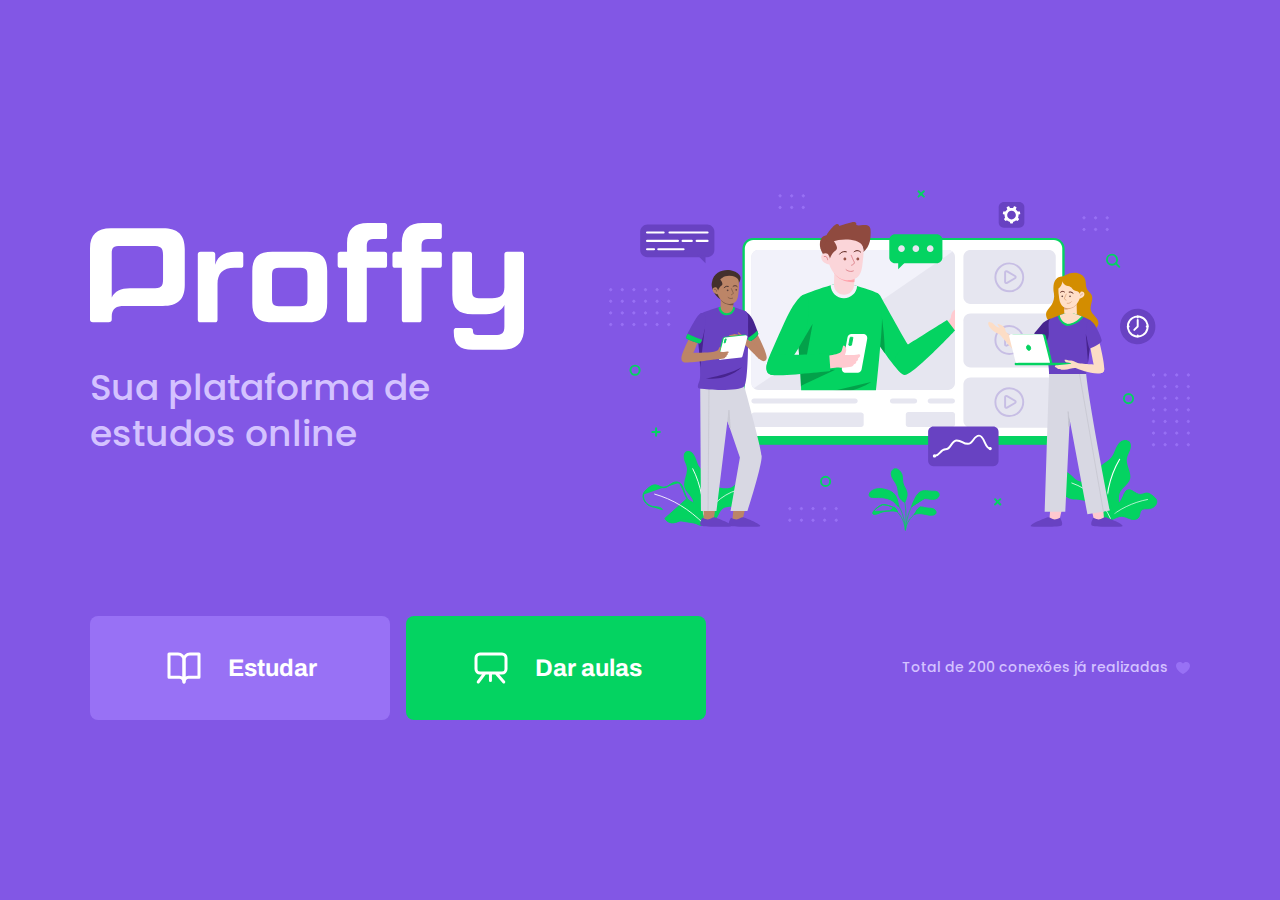
<file: index.html>
<!DOCTYPE html>
<html lang="en">
    <head>
        <meta charset="UTF-8">
        <meta name="viewport" content="width=device-width, initial-scale=1.0">
        <meta name="theme-color" content="#8257E5">
        
        <title>Proffy | Sua plataforma de estudos online</title>

        <link rel="shortcut icon" href="/images/favicon.png" type="image/png">
        
        <link rel="stylesheet" href="/styles/main.css">
        <link rel="stylesheet" href="/styles/partials/page-landing.css">

        <link href="https://fonts.googleapis.com/css2?family=Archivo:wght@400;700&amp;family=Poppins:wght@400;600&amp;display=swap" rel="stylesheet">
    </head>

    <body id="page-landing">

        <div id="container">
            <div class="logo-container">
                <img src="/images/logo.svg" alt="Proffy">
                <h2>Sua plataforma de estudos online</h2>
            </div>

            <img class="hero-image" src="/images/landing.svg" alt="Plataforma de estudos">

            <div class="buttons-container">
                <a class="study" href="/study.html">
                    <img src="/images//icons/study.svg" alt="Estudar">Estudar
                </a>
                <a class="give-classes" href="/give-classes.html">
                    <img src="/images//icons/give-classes.svg" alt="Dar aulas">Dar aulas
                </a>
            </div>

            <p class="total-connections">
                Total de 200 conexões já realizadas
                <img src="images/icons/purple-heart.svg" alt="Coração roxo">
            </p>
        </div>
    </body>
</html>
</file>
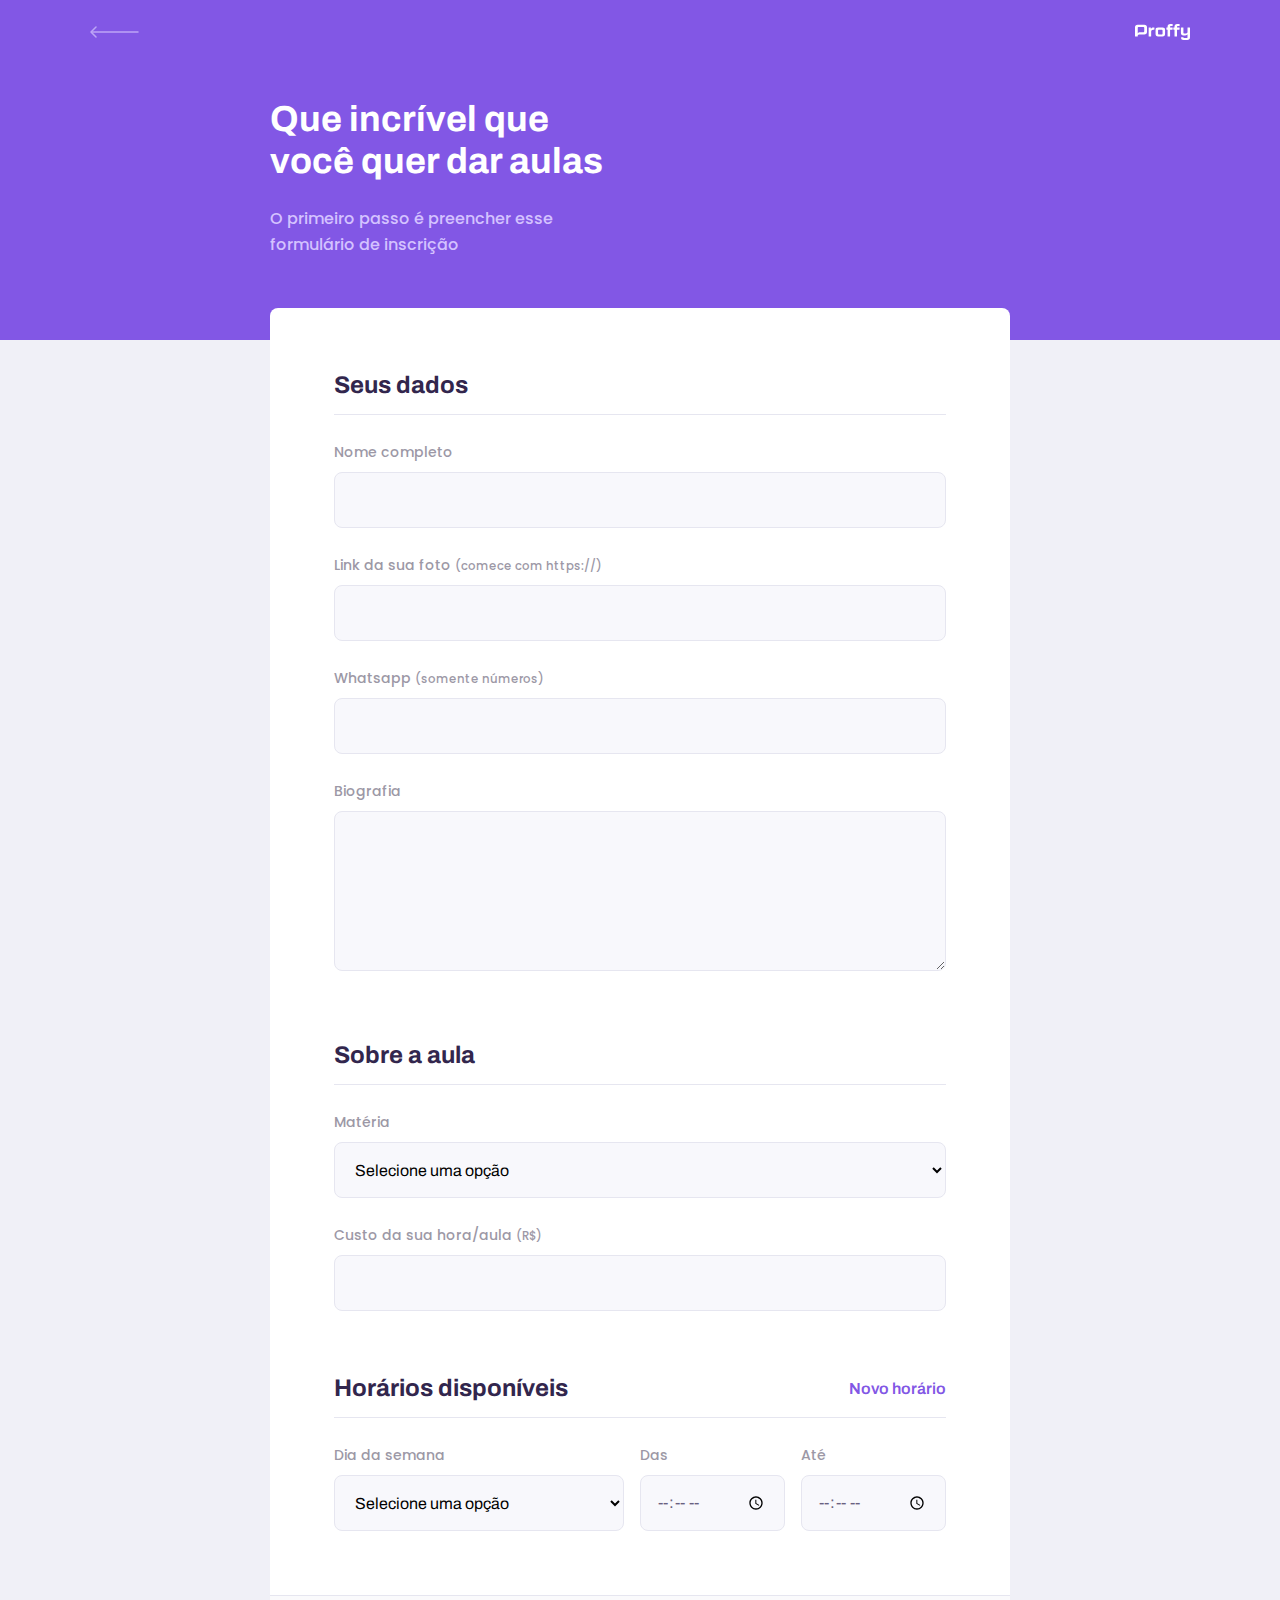
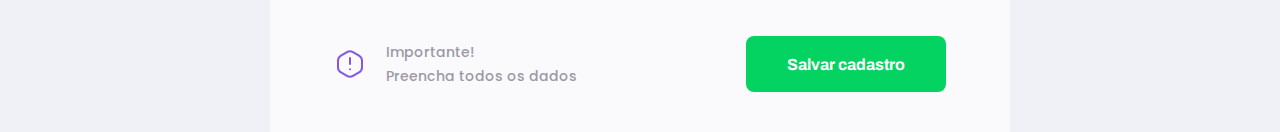
<file: give-classes.html>
<!DOCTYPE html>
<html lang="en">
    <head>
        <meta charset="UTF-8">
        <meta name="viewport" content="width=device-width, initial-scale=1.0">
        <meta name="theme-color" content="#8257E5">
        
        <title>Proffy | Sua plataforma de estudos online</title>

        <link rel="shortcut icon" href="/images/favicon.png" type="image/png">
        
        <link rel="stylesheet" href="/styles/main.css">
        <link rel="stylesheet" href="/styles/partials/header.css">
        <link rel="stylesheet" href="/styles/partials/forms.css">
        <link rel="stylesheet" href="/styles/partials/page-give-classes.css">

        <link href="https://fonts.googleapis.com/css2?family=Archivo:wght@400;600;700&amp;family=Poppins:wght@400;600&amp;display=swap" rel="stylesheet">
    </head>

    <body id="page-give-classes">
        <div id="container">
            <header class="page-header">
                <div class="top-bar-container">
                    <a href="/">
                        <img src="/images/icons/back.svg" alt="Voltar">
                    </a>

                    <img src="/images/logo.svg" alt="Proffy">
                </div>

                <div class="header-content">
                    <strong>Que incrível que você quer dar aulas</strong>
                    <p>O primeiro passo é preencher esse formulário de inscrição</p>
                    
                </div>
            </header>

            <main>
                <form action="#" id="create-class">
                    <fieldset>
                        <legend>Seus dados</legend>
                        
                        <div class="input-block">
                            <label for="name">Nome completo</label>
                            <input type="name" id="name" required>
                        </div>

                        <div class="input-block">
                            <label for="avatar">Link da sua foto <small>(comece com https://)</small></label>
                            <input name="avatar" id="avatar" type="url" required>
                        </div>

                        <div class="input-block">
                            <label for="whatsapp">Whatsapp <small>(somente números)</small></label>
                            <input type="whatsapp" id="whatsapp" type="number" required>
                        </div>

                        <div class="textarea-block">
                            <label for="bio">Biografia</label>
                            <textarea name="bio" id="bio" required></textarea>
                        </div>
                    </fieldset>

                    <fieldset>
                        <legend>Sobre a aula</legend>

                        <div class="select-block">
                            <label for="subject">Matéria</label>
                            <select name="subject" id="subject" required>
                                <option value="">Selecione uma opção</option>
                                <option value="1">Artes</option>
                                <option value="2">Biologia</option>
                                <option value="3">Ciências</option>
                                <option value="4">Educação física</option>
                                <option value="5">Física</option>
                                <option value="6">Geografia</option>
                                <option value="7">História</option>
                                <option value="8">Matemática</option>
                                <option value="9">Português</option>
                                <option value="10">Química</option>
                            </select>
                        </div>

                        <div class="input-block">
                            <label for="cost">Custo da sua hora/aula <small>(R$)</small></label>
                            <input type="cost" id="cost" type="number" required>
                        </div>
                    </fieldset>

                    <fieldset>
                        <legend>Horários disponíveis
                            <button id="add-time">Novo horário</button>
                        </legend>

                        <div class="schedule-item">
                            <div class="select-block">
                                <label for="weekday">Dia da semana</label>
                                <select name="weekday[]" id="weekday">
                                    <option value="">Selecione uma opção</option>
                                    <option value="1">Domingo</option>
                                    <option value="2">Segunda-feira</option>
                                    <option value="3">Terça-feira</option>
                                    <option value="4">Quarta-feira</option>
                                    <option value="5">Quinta-feira</option>
                                    <option value="6">Sexta-feira</option>
                                    <option value="7">Sábado</option>
                                </select>
                            </div>

                            <div class="input-block">
                                <label for="time_from">Das</label>
                                <input type="time" id="time_from" name="time_from[]" required>
                            </div>

                            <div class="input-block">
                                <label for="time_to">Até</label>
                                <input type="time" id="time_to" name="time_to[]" required>
                            </div>
                        </div>
                    </fieldset>
                </form>

                <footer>
                    <p>
                        <img src="/images/icons/warning.svg" alt="Aviso importante">
                        Importante! <br>
                        Preencha todos os dados
                    </p>
                    <button type="submit" form="create-class">Salvar cadastro</button>
                </footer>
            </main>
        </div>
    </body>
</html>
</file>
<file: styles/main.css>
:root {
    --color-background: #F0F0F7;
    --color-primary-lighter: #9871F5;
    --color-primary-light: #916BEA;
    --color-primary: #8257E5;
    --color-primary-dark: #774DD6;
    --color-primary-darker: #6842c2;
    --color-secondary: #04D361;
    --color-secondary-dark: #04BF58;
    --color-title-in-primary: #FFFFFF;
    --color-text-in-primary: #D4C2FF;
    --color-text-title: #32264D;
    --color-text-complement: #9C98A6;
    --color-text-base: #6A6180;
    --color-line-in-white: #E6E6F0;
    --color-input-background: #F8F8FC;
    --color-button-text: #FFFFFF;
    --color-box-base: #FFFFFF;
    --color-box-footer: #FAFAFC;
    --color-small-info: #C1BCCC;
    font-size: 60%;
}

* {
    margin: 0;
    padding: 0;
    box-sizing: border-box;
}

html, 
body {
    height: 100vh;
}

body {
    background-color: var(--color-background);
    display: flex;
    align-items: center;
    justify-content: center;
}

body,
input,
button,
textarea {
    font: 500 1.6rem Poppins;
    color: var(--color-text-base);
}

#container {
    width: 90vw;
    max-width: 700px;
}

@media (min-width: 700px) {
    :root {
        font-size: 62.5%; /* 1rem == 10px */
    }
}
</file>
<file: styles/partials/page-landing.css>
#page-landing {
    background: var(--color-primary);
}

#page-landing #container {
    color: var(--color-text-in-primary);
}

.logo-container {
    text-align: center;
    margin-bottom: 3.2rem;
}

/* subtitle */
.logo-container h2 {
    font-weight: 500;
    font-size: 3.6rem;
    line-height: 4.6rem;
    margin-top: 0.8rem;
}

.logo-container img {
    height: 10rem;
}

.hero-image {
    width: 100%;
}

.buttons-container {
    display: flex;
    justify-content: center;
    margin: 3.2rem 0;
}

/* buttons style */
.buttons-container a {
    width: 30rem;
    height: 10.4rem;
    border-radius: .8rem;
    margin-right: 1.6rem;
    font: 700 2.4rem Archivo;
    display: flex;
    align-items: center;
    justify-content: center;
    text-decoration: none;
    color: var(--color-button-text);
    transition: background 0.2s;
}

.buttons-container a img {
    width: 4rem;
    margin-right: 2.4rem;
}

/* study button */
.buttons-container a.study {
    background: var(--color-primary-lighter);
}

.buttons-container a.study:hover {
    background: var(--color-primary-light);
}

/* give classes button */
.buttons-container a.give-classes {
    background: var(--color-secondary);
    border-right: 0;
}

.buttons-container a.give-classes:hover {
    background: var(--color-secondary-dark);
}

/* total connections text */
.total-connections {
    display: flex;
    align-items: center;
    justify-content: center;
    font-size: 1.8rem;
}

.total-connections img {
    margin-left: 0.8rem;
}

@media (max-width: 699px){
    :root {
        font-size: 40%;
    }
}

/* for responsive web  */
@media (min-width: 1100px){

    #page-landing #container {
        max-width: 1100px;
        display: grid;
        grid-template-columns: 2fr 1fr;
        grid-template-rows: 350px 1fr;

        /* basic structure */
        grid-template-areas: 
        "proffy image image"
        "button button texting";
        
        gap: 85px;
    }

    .logo-container {
        grid-area: proffy;
        text-align: initial;
        align-self: center;
    }

    .logo-container img {
        height: 127px;
        margin: 0;
    }

    .hero-image {
        grid-area: image;
        height: 360px;
    }

    .buttons-container {
        grid-area: button;
        justify-content: flex-start;
        margin: 0;
    }

    .total-connections {
        grid-area: texting;
        justify-self: flex-end;
        font-size: 1.4rem;
    }
}
</file>
<file: styles/partials/header.css>
#page-study #container {
    width: 100vw;
    height: 100vh;
}

.page-header {
    background: var(--color-primary);
    display: flex;
    flex-direction: column;
}

.page-header .top-bar-container {
    width: 90%;
    margin: 0 auto;
    display: flex;
    align-items: center;
    justify-content: space-between;
    padding: 1.6rem 0;
}

.page-header .top-bar-container a {
    height: 3.2rem;
    transition: opacity 0.2s;
}

.page-header .top-bar-container a:hover {
    opacity: 0.6;
}

.page-header .top-bar-container > img {
    height: 1.6rem;
}

.page-header .header-content {
    width: 90%;
    margin: 3.2rem auto;
    position: relative;
}

.page-header .header-content strong {
    font: 700 3.6rem Archivo;
    line-height: 4.2rem;
    color: var(--color-title-in-primary);
}

.page-header .header-content p {
    max-width: 30rem;
    font-size: 1.6rem;
    line-height: 2.6rem;
    color: var(--color-text-in-primary);
    margin-top: 2.4rem;
}

/* for responsive web */
@media (min-width: 700px) {
    .page-header {
        height: 340px;
    }

    .page-header .top-bar-container {
        max-width: 1100px;
    }

    .page-header .header-content {
        max-width: 740px;
        flex: 1 1;
        margin: 0 auto;
        padding-bottom: 48px;
        display: flex;
        flex-direction: column;
        justify-content: center;
    }

    .page-header .header-content strong{
        max-width: 350px;
    }
}
</file>
<file: styles/partials/forms.css>
.select-block label,
.input-block label,
.textarea-block label{
    font-size: 1.4rem;
    color: var(--color-text-complement);
}

.input-block input,
.select-block select,
.textarea-block textarea {
    width: 100%;
    height: 5.6rem;
    margin-top: 0.8rem;
    border-radius: 0.8rem;
    background: var(--color-input-background);
    border: 1px solid var(--color-line-in-white);
    outline: 0;
    padding: 0 1.6rem;
    font: 1.6rem Archivo;    
}

.textarea-block textarea {
    padding: 1.2rem 1.6rem;
    height: 16rem;
    resize: vertical;
}

.input-block,
.textarea-block {
    position: relative;
}

.input-block:focus-within::after,
.textarea-block:focus-within::after {
    content: "";
    width: calc(100% - 3.2rem);
    height: 2px;
    background: var(--color-primary-light);
    position: absolute;
    left: 1.6rem;
    bottom: 0px;
}
</file>
<file: styles/partials/page-give-classes.css>
#page-give-classes #container {
    width: 100vw;
    height: 100vh;
}

#page-give-classes main {
    background: var(--color-box-base);
    width: 100%;
    max-width: 74rem;
    border-radius: .8rem;
    margin: -3.2rem auto 3.2rem;
    padding-top: 6.4rem;
}

#page-give-classes fieldset {
    border: none;
    padding: 0 2.4rem;
}

#page-give-classes fieldset legend {
    font: 700 2.4rem Archivo;
    color: var(--color-text-title);
    margin-bottom: 2.4rem;
    display: flex;
    align-items: center;
    justify-content: space-between;
    width: 100%;
    padding-bottom: 1.6rem;
    border-bottom: 1px solid var(--color-line-in-white);
}

#page-give-classes fieldset legend button {
    background: none;
    border: 0;
    color: var(--color-primary);
    font: 600 1.6rem Archivo;
    cursor: pointer;
    transition: 0.2s;
}

#page-give-classes fieldset legend button:hover {
    transform: translate(-3px);
    color: var(--color-primary-dark);
}

#page-give-classes fieldset+fieldset {
    margin-top: 6.4rem;
}

#page-give-classes .page-header .header-content {
    margin-bottom: 6.4rem;
}

/* select one input-block that have one input-block before it */
#page-give-classes .input-block+.input-block,
#page-give-classes .input-block+.textarea-block,
#page-give-classes .select-block+.input-block {
    margin-top: 2.4rem;
}

#page-give-classes main footer {
    padding: 4rem 2.4rem;
    background: var(--color-box-footer);
    border-top: 1px solid var(--color-line-in-white);
    margin-top: 6.4rem;
}

#page-give-classes main footer p {
    display: flex;
    align-items: center;
    justify-content: center;
    font-size: 1.4rem;
    line-height: 2.4rem;
    color: var(--color-text-complement);
}

#page-give-classes main footer p img {
    margin-right: 2rem;
}

#page-give-classes main footer button {
    width: 100%;
    height: 5.6rem;
    background: var(--color-secondary);
    color: var(--color-button-text);
    border: 0;
    border-radius: .8rem;
    cursor: pointer;
    font: 700 1.6rem Archivo;
    display: flex;
    align-items: center;
    justify-content: center;
    text-decoration: none;
    transition: 0.2s;
    margin-top: 3.2rem;
}

#page-give-classes main footer button:hover {
    background: var(--color-secondary-dark);
}

.schedule-item+.schedule-item {
    margin-top: 3.2rem;
    padding-top: 3.2rem;
    border-top: 1px solid var(--color-line-in-white);
}

@media (min-width: 700px) {
    #page-give-classes #container {
        max-width: 100vw;
    }

    #page-give-classes .page-header .header-content {
        margin-bottom: 0;
    }

    #page-give-classes main fieldset {
        padding: 0 64px;
    }

    .schedule-item {
        display: grid;
        grid-template-columns: 2fr 1fr 1fr;
        column-gap: 1.6rem;

    }

    .schedule-item .input-block {
        margin-top: 0!important;
    }

    #page-give-classes main footer {
        padding: 40px 64px;
        display: flex;
        align-items: center;
        justify-content: space-between;
    }

    #page-give-classes main footer button {
        margin-top: 0;
        width: 200px;
    }
}
</file>
